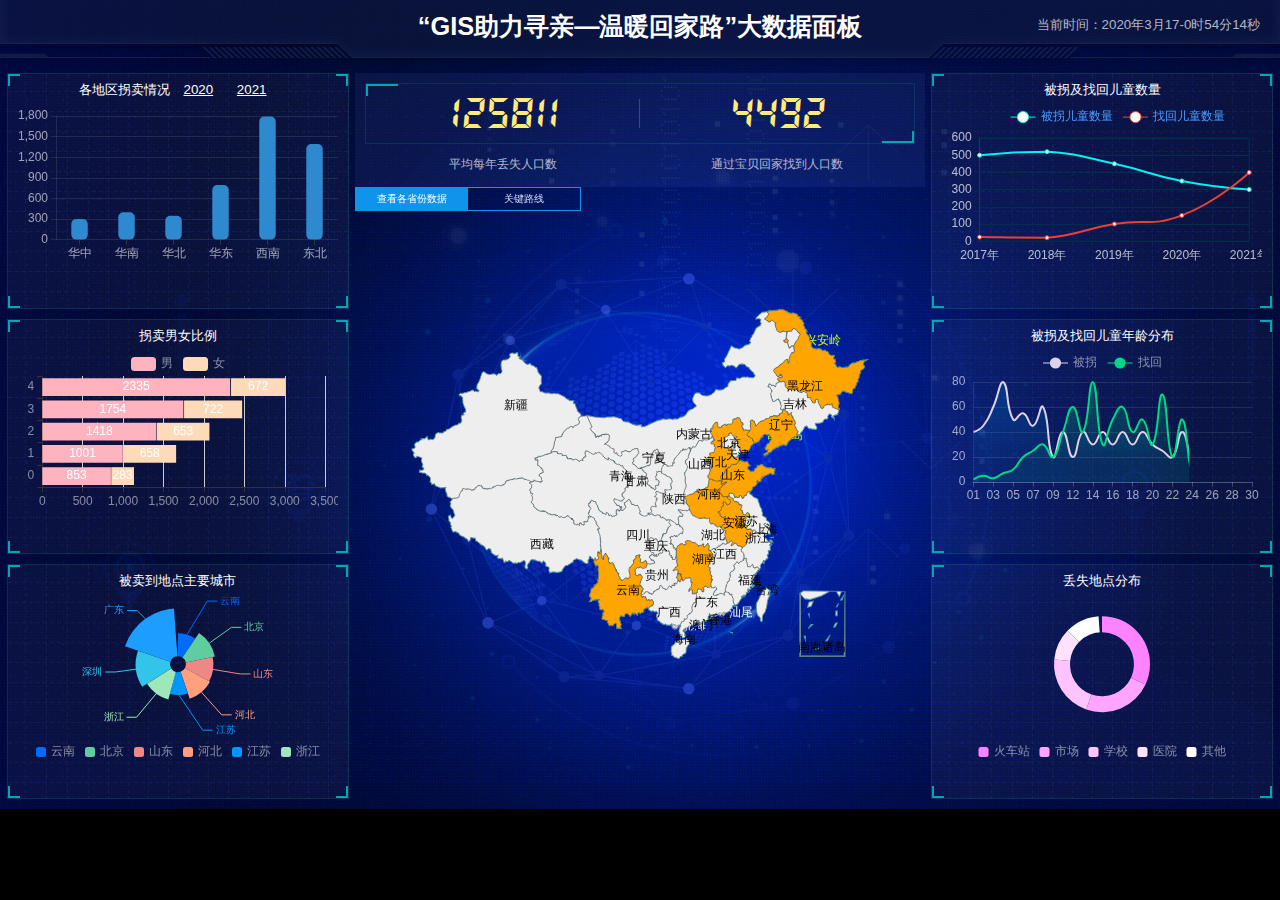
<file: web/pages/index.html>
<!DOCTYPE html>
<html lang="en">
  <head>
    <meta charset="UTF-8" />
    <meta name="viewport" content="width=device-width, initial-scale=1.0" />
    <title>Document</title>
    <link rel="stylesheet" href="css/index.css" />
  </head>

  <body>
    <header>
      <h1>“GIS助力寻亲—温暖回家路”大数据面板</h1>
      <div class="showTime">当前时间：2020年3月17-0时54分14秒</div>
      <script>
        var t = null;
        t = setTimeout(time, 1000); //開始运行
        function time() {
          clearTimeout(t); //清除定时器
          dt = new Date();
          var y = dt.getFullYear();
          var mt = dt.getMonth() + 1;
          var day = dt.getDate();
          var h = dt.getHours(); //获取时
          var m = dt.getMinutes(); //获取分
          var s = dt.getSeconds(); //获取秒
          document.querySelector(".showTime").innerHTML =
            "当前时间：" +
            y +
            "年" +
            mt +
            "月" +
            day +
            "-" +
            h +
            "时" +
            m +
            "分" +
            s +
            "秒";
          t = setTimeout(time, 1000); //设定定时器，循环运行
        }
      </script>
    </header>
    <section class="mainbox">
      <div class="column">
        <div class="panel bar">
          <h2>
            各地区拐卖情况 <a href="javascript:;">2020</a>
            <a href="javacript:;"> 2021</a>
          </h2>
          <div class="chart"></div>
          <div class="panel-footer"></div>
        </div>
        <div class="panel bar1">
          <h2>拐卖男女比例</h2>
          <div class="chart"></div>
          <div class="panel-footer"></div>
        </div>
        <div class="panel pie1">
          <h2>被卖到地点主要城市</h2>
          <div class="chart"></div>
          <div class="panel-footer"></div>
        </div>
        
      </div>
      <div class="column">
        <div class="no">
          <div class="no-hd">
            <ul>
              <li>125811</li>
              <li>4492</li>
            </ul>
          </div>
          <div class="no-bd">
            <ul>
              <li>平均每年丢失人口数</li>
              <li>通过宝贝回家找到人口数</li>
            </ul>
          </div>
        </div>
        <div class="select-box">
          <ul id="barType">
              <li class="active" data-value="1">查看各省份数据</li>
              <li data-value="2">关键路线</li>
          </ul>
        </div>
        
        <div class="map">
          <div class="chart"></div>
          <div class="click"></div>
          <div class="map1"></div>
          <div class="map2"></div>
          <div class="map3"></div>
        </div>
      </div>
      <div class="column">
        <div class="panel line">
          <h2>被拐及找回儿童数量</h2>
          <div class="chart"></div>
          <div class="panel-footer"></div>
        </div>
        <div class="panel line1">
          <h2>被拐及找回儿童年龄分布</h2>
          <div class="chart"></div>
          <div class="panel-footer"></div>
        </div>
        <div class="panel pie">
          <h2>丢失地点分布</h2>
          <div class="chart"></div>
          <div class="panel-footer"></div>
        </div>
      </div>
    </section>
    <script src="js/flexible.js"></script>
    <script src="js/jquery.js"></script>
    <script src="js/echarts.min.js"></script>
    <script src="js/index.js"></script>
    <script src="js/china.js"></script>
    <script src="js/myMap.js"></script>

  </body>
</html>
</file>
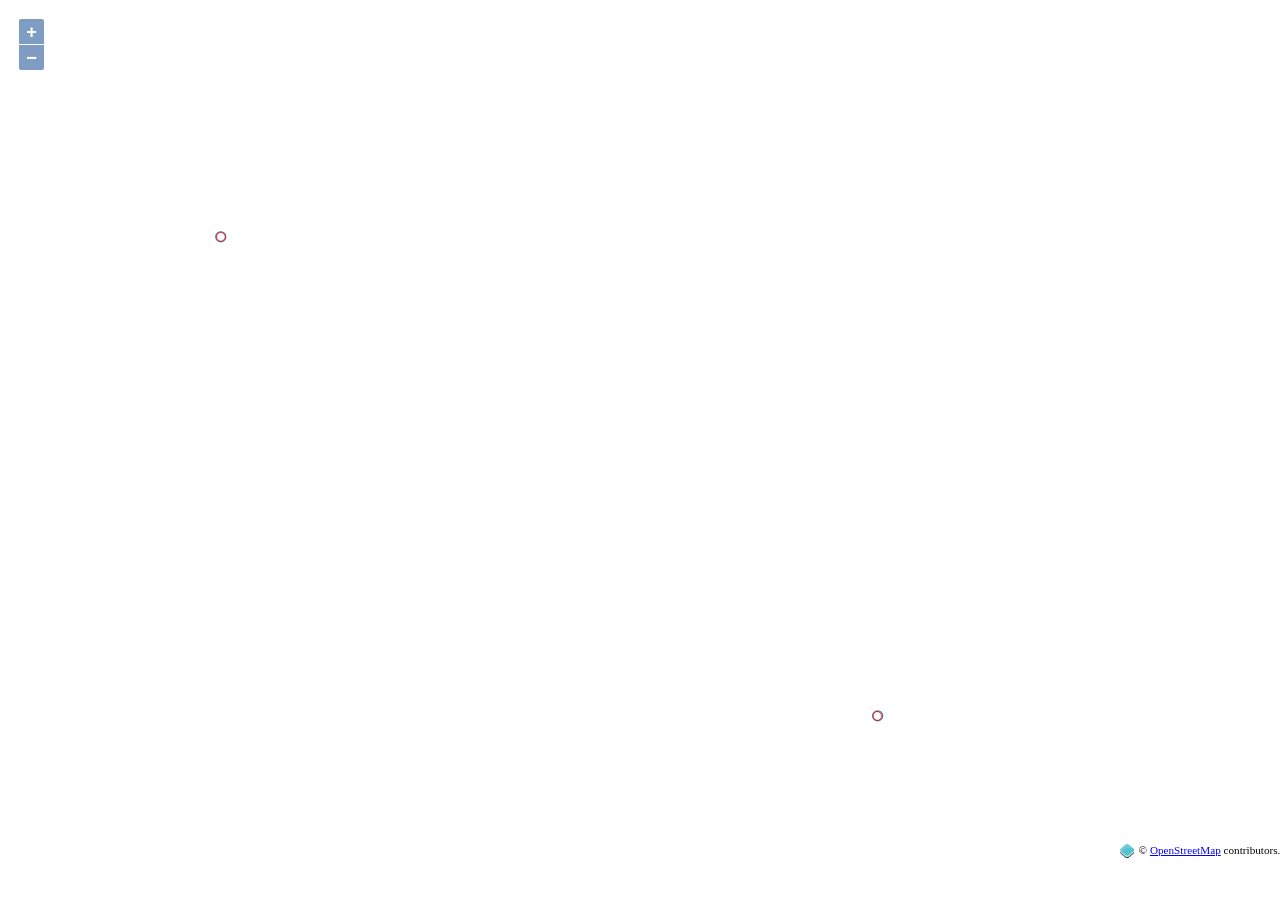
<file: web/pages/animate_test.html>
<!DOCTYPE HTML PUBLIC "-//W3C//DTD XHTML 1.0 Transitional//EN" "http://www.w3.org/TR/xhtml1/DTD/xhtml1-transitional.dtd">
<html xmlns="http://www.w3.org/1999/xhtml">
<head>
    <title>要素动画</title>
    <link href="../libs/lib/ol.css" rel="stylesheet" type="text/css" />
    <script src="../libs/lib/ol.js" type="text/javascript"></script>
</head>
<body>
<div id="mapCon" style="width: 100%; height: 95%; position: absolute;">
</div>
<script type="text/javascript">


    var map = new ol.Map({
        layers: [
            new ol.layer.Tile({
                source: new ol.source.OSM({
                    wrapX: false
                })
            })
        ],
        controls: ol.control.defaults({
            attributionOptions: ({
                collapsible: false
            })
        }),
        target: 'mapCon',
        view: new ol.View({
            center: [0, 0],
            zoom: 2
        })
    });

    var source = new ol.source.Vector({
        wrapX: false
    });
    var vector = new ol.layer.Vector({
        source: source
    });
    map.addLayer(vector);

    function addRandomFeature(coordinate, value) {
        var x = Math.random() * 360 - 180;
        var y = Math.random() * 180 - 90;
        var geom = new ol.geom.Point(ol.proj.transform([x, y], 'EPSG:4326', 'EPSG:3857'));
        var feature = new ol.Feature({
            geometry: geom,
            geometryOrProperties: {"value": value}
        });
        source.addFeature(feature);
    }

    function flash(feature, value) {
        var radius = 0;
        function animate(event) {
            var vectorContext = event.vectorContext;
            var flashGeom = feature.getGeometry().clone();
            radius +=0.1;
            radius = radius%value;
            var opacity = 1;

            var style = new ol.style.Style({
                image: new ol.style.Circle({
                    radius: radius,
                    snapToPixel: false,
                    stroke: new ol.style.Stroke({
                        color: 'rgba(255, 0, 0, ' + opacity + ')',
                        width: 1
                    })
                })
            });

            vectorContext.setStyle(style);
            vectorContext.drawGeometry(flashGeom);
            //继续postcompose动画
            map.render();
        }
        map.on('postcompose', animate);
    }

    source.on('addfeature', function (e) {
        flash(e.feature, e.feature.O.geometryOrProperties.value);
    });

    addRandomFeature([0,0], 10);
    addRandomFeature([0,0], 100);
</script>
</body>
</html>
</file>
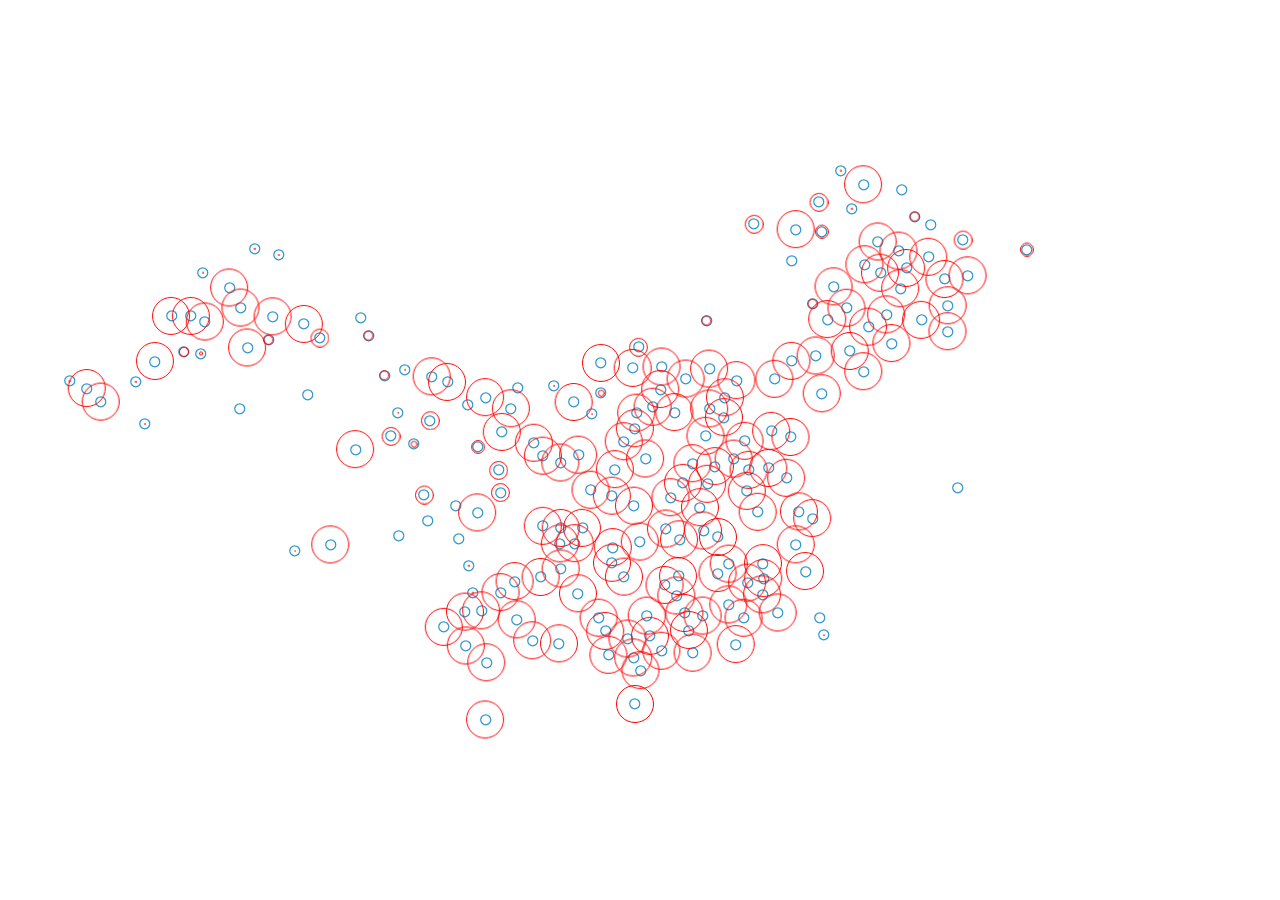
<file: web/pages/cluster_influence_map.html>
<!DOCTYPE html>
<html lang="en">
<head>
    <meta charset="UTF-8">
    <title>Title</title>
    <link href="../libs/lib/ol.css" rel="stylesheet" type="text/css"/>
    <link href="../libs/css/cluster_influence_map.css" rel="stylesheet" type="text/css"/>
    <script src="../libs/lib/ol.js" type="text/javascript"></script>
    <script src="../libs/js/map_utils.js" type="text/javascript"></script>
</head>
<body>
    <div id="mapCon"></div>
</body>
<script type="text/javascript">
    /**
     * 地图相关全局变量
     * */
    var zoom = 4.5;
    var center = [110.40623,35.529037];
    var view = new ol.View({
        //地图初始中心点
        center: center,
        //地图初始显示级别
        zoom: zoom,
        projection: new ol.proj.get('EPSG:4326'),
        minZoom: zoom
    });
    var map = createMap("mapCon", view);

    /**
     * 动画
     * */
    var source = new ol.source.Vector({
        wrapX: false
    });
    var vector = new ol.layer.Vector({
        source: source
    });
    map.addLayer(vector);

    function addRandomFeature(coordinate, value) {
        var geom = new ol.geom.Point(coordinate);
        var feature = new ol.Feature({
            geometry: geom,
            geometryOrProperties: {"value": value}
        });
        source.addFeature(feature);
    }

    function flash(feature, value) {
        var radius = 5;
        function animate(event) {
            var vectorContext = event.vectorContext;
            var flashGeom = feature.getGeometry().clone();
            radius += 0.25;
            radius = radius%value;
            var opacity = 1;

            var style = new ol.style.Style({
                image: new ol.style.Circle({
                    radius: radius,
                    snapToPixel: false,
                    stroke: new ol.style.Stroke({
                        color: 'rgba(255, 0, 0, ' + opacity + ')',
                        width: 1
                    })
                })
            });

            vectorContext.setStyle(style);
            vectorContext.drawGeometry(flashGeom);
            //继续postcompose动画
            map.render();
        }
        map.on('postcompose', animate);
    }

    source.on('addfeature', function (e) {
        flash(e.feature, e.feature.O.geometryOrProperties.value);
    });

    var dateMap = [
        {coordinate:[113.6736079,22.93446915],num:1976},
        {coordinate:[106.5504289,26.62438862],num:2440},
        {coordinate:[104.3640877,30.81805605],num:1296},
        {coordinate:[106.3497025,29.73897966],num:833},
        {coordinate:[114.3230316,30.52682532],num:809},
        {coordinate:[105.4265595,29.72628541],num:542},
        {coordinate:[106.8025297,30.6906173],num:947},
        {coordinate:[121.1097131,31.29869451],num:683},
        {coordinate:[113.6635217,34.70661444],num:905},
        {coordinate:[105.4787742,30.68702786],num:553},
        {coordinate:[108.8417025,34.33684338],num:786},
        {coordinate:[118.9631677,25.43071721],num:814},
        {coordinate:[117.7182198,31.68839718],num:972},
        {coordinate:[120.2829187,31.71300288],num:652},
        {coordinate:[117.1548619,34.29726154],num:392},
        {coordinate:[114.4758459,36.41335426],num:593},
        {coordinate:[105.4745571,28.16480109],num:723},
        {coordinate:[116.3992937,39.87085645],num:620},
        {coordinate:[116.3550257,23.46831258],num:588},
        {coordinate:[114.5757688,33.43007053],num:416},
        {coordinate:[102.7406495,25.00404536],num:542},
        {coordinate:[115.9211521,28.47126699],num:417},
        {coordinate:[111.930931,27.14591034],num:369},
        {coordinate:[117.0413538,32.98933734],num:491},
        {coordinate:[120.0849474,29.66400388],num:506},
        {coordinate:[115.0617454,34.5252592],num:290},
        {coordinate:[112.3009823,32.59490914],num:402},
        {coordinate:[116.2263068,34.99395282],num:273},
        {coordinate:[112.7683858,27.70091329],num:332},
        {coordinate:[113.0717347,33.48614845],num:285},
        {coordinate:[110.4352422,21.84827784],num:330},
        {coordinate:[115.2516046,30.12417599],num:352},
        {coordinate:[112.6640334,26.48711175],num:240},
        {coordinate:[118.3794563,34.41286932],num:271},
        {coordinate:[114.7025904,38.1085553],num:266},
        {coordinate:[109.9854768,22.63865807],num:224},
        {coordinate:[116.9032001,36.10228098],num:299},
        {coordinate:[120.6620308,28.00639474],num:369},
        {coordinate:[104.2272176,27.63890519],num:532},
        {coordinate:[110.7234942,35.00137691],num:403},
        {coordinate:[119.4926055,33.80344311],num:285},
        {coordinate:[112.8330792,29.97637434],num:254},
        {coordinate:[115.6814508,38.80449617],num:205},
        {coordinate:[112.0146442,30.64999441],num:221},
        {coordinate:[117.995289,26.55826551],num:197},
        {coordinate:[109.6256893,23.81165504],num:172},
        {coordinate:[108.4415941,22.80083567],num:239},
        {coordinate:[115.2255003,27.88141195],num:205},
        {coordinate:[115.6242527,37.56911765],num:191},
        {coordinate:[118.5592429,36.72106183],num:211},
        {coordinate:[114.1335618,31.97420992],num:220},
        {coordinate:[113.1628496,25.40146897],num:127},
        {coordinate:[109.4092586,27.65999704],num:222},
        {coordinate:[112.5397138,37.88433465],num:226},
        {coordinate:[110.8232962,25.23609481],num:178},
        {coordinate:[119.7569765,36.33954759],num:196},
        {coordinate:[103.8086568,35.98034474],num:163},
        {coordinate:[123.4381008,41.68514621],num:177},
        {coordinate:[125.7028528,43.95607349],num:172},
        {coordinate:[114.2968942,25.24251667],num:133},
        {coordinate:[108.6578998,32.68985302],num:178},
        {coordinate:[118.0636573,27.56977743],num:77},
        {coordinate:[111.022834,23.9776693],num:117},
        {coordinate:[113.444749,24.34211543],num:111},
        {coordinate:[118.0497509,28.49846643],num:223},
        {coordinate:[126.5740747,45.58130569],num:144},
        {coordinate:[111.7317456,23.05629581],num:140},
        {coordinate:[113.2407045,39.97245716],num:146},
        {coordinate:[107.3303925,33.06115942],num:212},
        {coordinate:[87.57188381,43.8347073],num:127},
        {coordinate:[108.7128883,29.49338862],num:267},
        {coordinate:[115.8952917,25.9313849],num:112},
        {coordinate:[103.7061706,23.70451972],num:157},
        {coordinate:[106.2842315,38.51450301],num:152},
        {coordinate:[108.6660135,28.51805482],num:121},
        {coordinate:[102.612092,27.38159864],num:134},
        {coordinate:[117.0619321,27.28822062],num:112},
        {coordinate:[110.0924935,19.74672418],num:120},
        {coordinate:[105.4565313,34.75484593],num:81},
        {coordinate:[116.8390516,25.10746685],num:120},
        {coordinate:[104.368882,35.17644743],num:59},
        {coordinate:[118.7594423,39.95327004],num:125},
        {coordinate:[101.8144863,36.65269479],num:84},
        {coordinate:[101.7379169,26.6941232],num:74},
        {coordinate:[108.2443066,24.28769626],num:65},
        {coordinate:[130.7617929,46.38462675],num:131},
        {coordinate:[106.5639248,35.24071908],num:147},
        {coordinate:[121.3213809,41.40319536],num:66},
        {coordinate:[110.0305837,32.06903452],num:199},
        {coordinate:[126.0293506,42.17132568],num:81},
        {coordinate:[124.5798989,43.19577283],num:57},
        {coordinate:[121.7014045,39.05578289],num:103},
        {coordinate:[109.9506989,40.62953434],num:58},
        {coordinate:[111.6633022,39.31646016],num:49},
        {coordinate:[105.3711775,23.51364464],num:136},
        {coordinate:[107.831767,25.10905467],num:64},
        {coordinate:[124.3516132,47.06981496],num:51},
        {coordinate:[114.7004666,40.58816666],num:55},
        {coordinate:[111.7450252,40.71834039],num:45},
        {coordinate:[125.3254595,46.55150461],num:51},
        {coordinate:[110.3912792,29.84131911],num:86},
        {coordinate:[129.5272165,44.52370706],num:46},
        {coordinate:[111.1877226,38.21790946],num:31},
        {coordinate:[119.8171183,41.06897874],num:65},
        {coordinate:[85.5760242,44.38237426],num:38},
        {coordinate:[126.9477475,46.84303301],num:31},
        {coordinate:[102.3800335,38.12242789],num:38},
        {coordinate:[80.25928262,41.05678613],num:43},
        {coordinate:[110.1722257,37.85165996],num:25},
        {coordinate:[109.3961402,36.0743878],num:42},
        {coordinate:[85.98872675,41.90026069],num:34},
        {coordinate:[100.533948,25.56251265],num:37},
        {coordinate:[126.4682798,47.92153598],num:22},
        {coordinate:[110.0838419,36.88333926],num:27},
        {coordinate:[99.52853777,25.48610219],num:15},
        {coordinate:[99.57824268,23.38219889],num:24},
        {coordinate:[81.26027695,43.86363653],num:24},
        {coordinate:[100.853228,22.33596759],num:24},
        {coordinate:[100.778986,18.78377797],num:19},
        {coordinate:[128.3209921,47.53589917],num:23},
        {coordinate:[89.51514067,43.36680088],num:18},
        {coordinate:[82.4929697,43.86263504],num:16},
        {coordinate:[125.1749262,48.48988459],num:18},
        {coordinate:[98.41180274,39.75961042],num:14},
        {coordinate:[124.2819601,40.42638536],num:18},
        {coordinate:[97.45945805,40.10748238],num:11},
        {coordinate:[107.9803358,40.94300909],num:17},
        {coordinate:[127.8740933,43.61842629],num:24},
        {coordinate:[84.87382462,45.62847489],num:14},
        {coordinate:[120.0814348,49.25587352],num:14},
        {coordinate:[122.4335411,45.69929796],num:17},
        {coordinate:[129.5161512,42.9120338],num:16},
        {coordinate:[124.2727691,52.04254896],num:14},
        {coordinate:[76.01906074,39.37862455],num:11},
        {coordinate:[129.3275106,46.16002586],num:16},
        {coordinate:[122.0405029,43.66435341],num:12},
        {coordinate:[100.7777241,38.81297504],num:10},
        {coordinate:[92.70166675,35.58097229],num:10},
        {coordinate:[98.21032977,24.53910483],num:10},
        {coordinate:[83.35835542,43.51569815],num:10},
        {coordinate:[91.15699177,29.66161809],num:9},
        {coordinate:[76.89210044,38.5377552],num:9},
        {coordinate:[83.22228102,46.5799345],num:8},
        {coordinate:[87.9199577,47.66711026],num:8},
        {coordinate:[99.97329558,26.69052106],num:8},
        {coordinate:[83.12038981,41.53116037],num:7},
        {coordinate:[123.5235912,50.55447383],num:8},
        {coordinate:[96.33439247,35.92467648],num:6},
        {coordinate:[93.52487264,42.63920536],num:5},
        {coordinate:[87.3069861,42.3790345],num:5},
        {coordinate:[114.525898,43.57929098],num:5},
        {coordinate:[94.51282663,40.17609671],num:5},
        {coordinate:[82.06441594,41.63508167],num:5},
        {coordinate:[123.2390828,44.37307944],num:9},
        {coordinate:[100.3163456,35.75132716],num:4},
        {coordinate:[127.4763585,50.0403531],num:5},
        {coordinate:[117.4726133,49.58718333],num:3},
        {coordinate:[94.90707144,36.40608608],num:3},
        {coordinate:[101.593864,34.29116716],num:3},
        {coordinate:[90.48729481,42.51401637],num:3},
        {coordinate:[121.1233764,44.62209453],num:5},
        {coordinate:[96.98136841,32.76146791],num:3},
        {coordinate:[97.35046289,37.37540246],num:3},
        {coordinate:[121.5006348,50.95182945],num:3},
        {coordinate:[88.95606277,29.26816003],num:2},
        {coordinate:[79.61540117,37.16047485],num:2},
        {coordinate:[121.7967051,24.03548636],num:2},
        {coordinate:[105.0382468,39.5478064],num:2},
        {coordinate:[95.78203439,40.54470276],num:2},
        {coordinate:[122.8515752,52.9256882],num:2},
        {coordinate:[79.02878018,39.80037588],num:2},
        {coordinate:[74.92154405,39.8345794],num:2},
        {coordinate:[95.36239626,37.8609342],num:2},
        {coordinate:[121.683201,49.1287305],num:4},
        {coordinate:[86.42081178,48.06247873],num:2},
        {coordinate:[119.8292492,47.29482772],num:1},
        {coordinate:[95.39448923,30.20780685],num:1},
        {coordinate:[99.72552719,28.36797847],num:2},
        {coordinate:[100.2850158,31.64964358],num:12},
        {coordinate:[107.96919,39.09182],num:6},
        {coordinate:[126.6618639,51.74155727],num:1},
        {coordinate:[99.11541273,30.01468196],num:1},
        {coordinate:[7.313090005,46.14867005],num:1},
        {coordinate:[85.50636564,38.10070942],num:1},
        {coordinate:[93.02926275,43.75611831],num:1},
        {coordinate:[107.40002,37.779865],num:2},
        {coordinate:[134.4257829,48.01708094],num:4},
        {coordinate:[110.2861887,41.94350715],num:3},
        {coordinate:[101.7069372,32.91119105],num:3},
        {coordinate:[98.96748095,32.05940855],num:1},
        {coordinate:[128.47816,49.566715],num:1},
        {coordinate:[89.76277231,38.97384409],num:1},
        {coordinate:[130.45941,48.604992],num:3},
        {coordinate:[99.71126292,38.32794894],num:1},
        {coordinate:[102.786885,39.4285965],num:1},
        {coordinate:[97.18558158,31.14057563],num:1},
        {coordinate:[130.1593674,33.21602678],num:1},
        {coordinate:[121.536887,25.13437758],num:1}
    ];

    /*map.getView().on('change:resolution', function () {
        for (var i=0;i<dateMap.length;i++) {
            addRandomFeature(dateMap[i].coordinate, dateMap[i].num/1976*60*(map.getView().getZoom()/4.5));
        }
    });*/

    for (var i=0;i<dateMap.length;i++) {
        var value = dateMap[i].num;
        var radius = Math.log10(value)*20;
        console.log(radius);
        addRandomFeature(dateMap[i].coordinate, radius);
    }
</script>
</html>
</file>
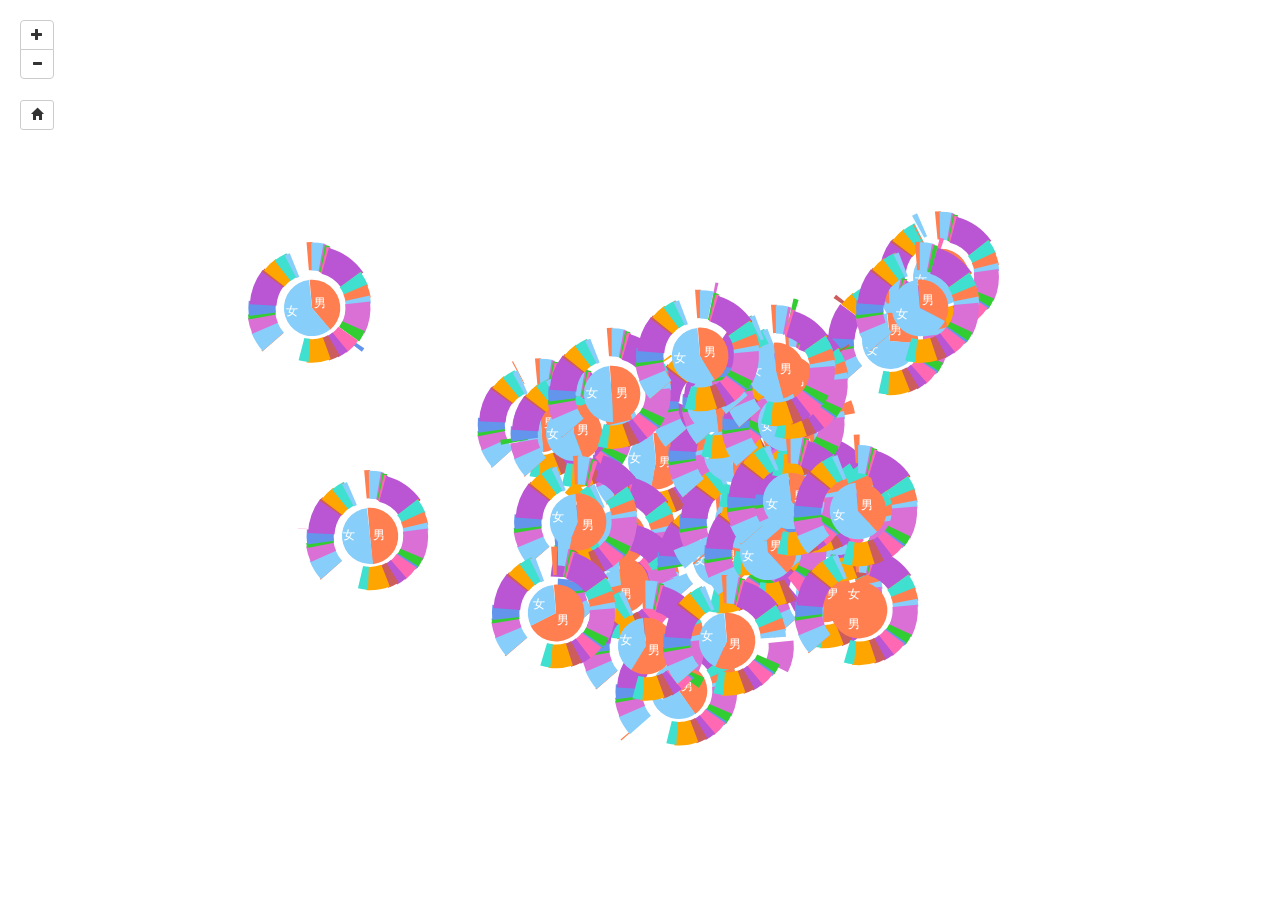
<file: web/pages/each_province_pie.html>
<!DOCTYPE html>
<html lang="en">
<head>
    <meta charset="UTF-8">
    <title>Title</title>
    <link href="../libs/lib/bootstrap.min.css" rel="stylesheet" type="text/css"/>
    <script src="../libs/lib/jquery-1.11.2.min.js" type="text/javascript"></script>
    <script src="../libs/lib/bootstrap.min.js" type="text/javascript"></script>
    <script src="../libs/lib/ol-debug.js" type="text/javascript"></script>
    <script src="../libs/lib/echarts-all.js" type="text/javascript"></script>
    <script src="../libs/js/map_utils.js" type="text/javascript"></script>
    <style type="text/css">
        body {
            margin: 0;
        }

        #mapCon {
            width: 100%;
            height: 100%;
            position: absolute;
        }

        #mapCon .ol-zoom {
            display: none;
        }

        #mapCon .ol-attribution {
            display: none;
        }

        /*缩放按钮*/
        .zoomBtn {
            position: absolute;
            left: 20px;
            top: 20px;
        }

        /*复原按钮*/
        .backBtn {
            position: absolute;
            left: 20px;
            top: 100px;
        }

    </style>
</head>
<body onload="init()">
    <div id="mapCon"></div>
    <!-- 缩放按钮 -->
    <div class="btn-group-vertical btn-group-sm zoomBtn" role="group" aria-label="...">
        <button type="button" class="btn btn-default">
            <span class="glyphicon glyphicon-plus" onclick="zoomIn(map)"></span>
        </button>
        <button type="button" class="btn btn-default">
            <span class="glyphicon glyphicon-minus" onclick="zoomOut(map)"></span>
        </button>
    </div>
    <!-- 复原按钮 -->
    <div class="btn-group-sm backBtn">
        <button type="button" class="btn btn-default restoreBtn" aria-label="Left Align" onclick="restore(map, center, zoom)">
            <span class="glyphicon glyphicon-home" aria-hidden="true"></span>
        </button>
    </div>
    <!-- 时间轴 -->
    <iframe width="500px" height="550px" class="share_self"  frameborder="0" scrolling="no" src="http://widget.weibo.com/weiboshow/index.php?language=&width=0&height=550&fansRow=2&ptype=1&speed=0&skin=1&isTitle=1&noborder=1&isWeibo=1&isFans=1&uid=3022845861&verifier=b6ff587c&dpc=1"></iframe>
</body>
<script type="text/javascript">
    $(function(){

        //首页大事记
        $('.course_nr2 li').hover(function(){
            $(this).find('.shiji').slideDown(600);
        },function(){
            $(this).find('.shiji').slideUp(400);
        });

    });
    /**
     * 创建地图
     * */
    var map;
    var zoom = 4.5;
    var center = [110.40623,32.529037];
    var view = new ol.View({
        //地图初始中心点
        center: center,
        //地图初始显示级别
        zoom: zoom,
        projection: new ol.proj.get('EPSG:4326')
    });

    var chartThemeDiv = "echartDiv";

    function init() {
        map = createMap("mapCon", view);
        $("#mapCon").append('<div id="' + chartThemeDiv + '"></div>');
        addPopup();
    }

    /**
     * 数据
     * */
    var data = [
        {name:'上海',value:490,boy:194,girl:296,geo:[121.4788,31.2303]},
        {name:'云南',value:1139,boy:784,girl:355,geo:[102.714601,24.882]},
        {name:'内蒙古',value:262,boy:112,girl:150,geo:[111.660351,40.828319]},
        {name:'北京',value:440,boy:208,girl:232,geo:[116.395645,39.929986]},
        {name:'台湾',value:2,boy:2,girl:0,geo:[121.5,25.05]},
        {name:'吉林',value:380,boy:130,girl:250,geo:[125.3222,43.816]},
        {name:'四川',value:3749,boy:2166,girl:1583,geo:[104.0648,30.57]},
        {name:'天津',value:161,boy:73,girl:88,geo:[117.210813,39.14393]},
        {name:'宁夏',value:153,boy:78,girl:75,geo:[106.206479,38.502621]},
        {name:'安徽',value:1463,boy:601,girl:862,geo:[117.282699,31.866942]},
        {name:'山东',value:1230,boy:504,girl:726,geo:[117.024967,36.682785]},
        {name:'山西',value:744,boy:369,girl:375,geo:[112.550864,37.890277]},
        {name:'广东',value:3054,boy:1784,girl:1270,geo:[113.30765,23.120049]},
        {name:'广西',value:1088,boy:657,girl:431,geo:[108.297234,22.806493]},
        {name:'新疆',value:397,boy:160,girl:237,geo:[87.564988,43.84038]},
        {name:'江苏',value:1620,boy:547,girl:1073,geo:[118.778074,32.057236]},
        {name:'江西',value:1118,boy:445,girl:673,geo:[115.893528,28.689578]},
        {name:'河北',value:1163,boy:549,girl:614,geo:[114.522082,38.048958]},
        {name:'河南',value:2452,boy:1236,girl:1216,geo:[113.649644,34.75661]},
        {name:'浙江',value:1025,boy:295,girl:730,geo:[120.219375,30.259244]},
        {name:'海南',value:115,boy:48,girl:67,geo:[110.330802,20.022071]},
        {name:'湖北',value:1806,boy:782,girl:1024,geo:[114.3162,30.581084]},
        {name:'湖南',value:1358,boy:627,girl:731,geo:[112.979353,28.213478]},
        {name:'甘肃',value:428,boy:197,girl:231,geo:[103.823305,36.064226]},
        {name:'福建',value:1294,boy:678,girl:616,geo:[119.330221,26.047125]},
        {name:'西藏',value:14,boy:7,girl:7,geo:[91.111891,29.662557]},
        {name:'贵州',value:3223,boy:2359,girl:864,geo:[106.709177,26.629907]},
        {name:'辽宁',value:373,boy:104,girl:269,geo:[123.432791,41.808645]},
        {name:'重庆',value:1474,boy:743,girl:731,geo:[106.55,29.5647]},
        {name:'陕西',value:1272,boy:694,girl:578,geo:[108.939,34.342]},
        {name:'青海',value:113,boy:57,girl:56,geo:[101.767921,36.640739]},
        {name:'黑龙江',value:518,boy:213,girl:305,geo:[126.657717,45.773225]}
    ];

    //添加标注
    function addPopup() {
        //循环给每一个图表创建并添加div，以及设置他们的位置
        for (var i = 0; i < data.length; i++) {
            //动态的创建一个id
            var id = "chart" + i;
            //创建用来承载图表的div，注意：这里div的大小直接决定图表的大小
            var content = '<div id="' + id + '" style="position: absolute;width:200px;height:200px"></div>';
            //将创建好的div添加到其父div中
            $("#" + this.chartThemeDiv).append(content);
            //取出每一个位置坐标
            var lnglat = data[i].geo;
            //创建一个ol.Overlay的对象用来承载每一个div
            var chart = new ol.Overlay({
                //设置位置
                position: lnglat,
                //设置居中显示
                positioning: 'center-center',
                offset: [-60, -60],
                stopEvent: false,
                //设置需要承载的div的id
                element: document.getElementById(id)
            });
            //将该对象添加到地图容器中
            map.addOverlay(chart);
            createTheme(i);
        }
    }

    /**
     * 创建统计图表
     * */
    function createTheme(chartID) {
        // 基于准备好的dom，初始化echarts实例
        var myChart = echarts.init(document.getElementById("chart"+chartID));
        var option = {
            tooltip : {
                position: [200, -400],
                trigger: 'item',
                formatter: "{a} <br/>{b} : {c} ({d}%)"
            },
            calculable : false,
            series : [
                {
                    name: data[chartID].name+'省人数',
                    type:'pie',
                    selectedMode: 'single',
                    radius : [0, 30],
                    itemStyle : {
                        normal : {
                            label : {
                                position : 'inner'
                            },
                            labelLine : {
                                show : false
                            }
                        }
                    },
                    data:[
                        {value:data[chartID].boy, name:'男'},
                        {value:data[chartID].girl, name:'女'}
                    ]
                },
                {
                    name:'各省总人数',
                    type:'pie',
                    radius : [40, 70],
                    itemStyle : {
                        normal : {
                            label : {
                                show : false
                            },
                            labelLine : {
                                show : false
                            }
                        }
                    },
                    data: getData(chartID)
                }
            ]
        };
        // 使用刚指定的配置项和数据显示图表。
        myChart.setOption(option);
    }

    /**
     * 获取每个省份的数据
     * */
    function getData(id) {
        var each = [];
        for (var i=0;i<data.length;i++) {
            var temp = {};
            temp.name = data[i].name;
            temp.value = data[i].value;
            if (i==id) {
                temp.selected = true;
            }
            each.push(temp)
        }
        return each;
    }
</script>
</html>
</file>
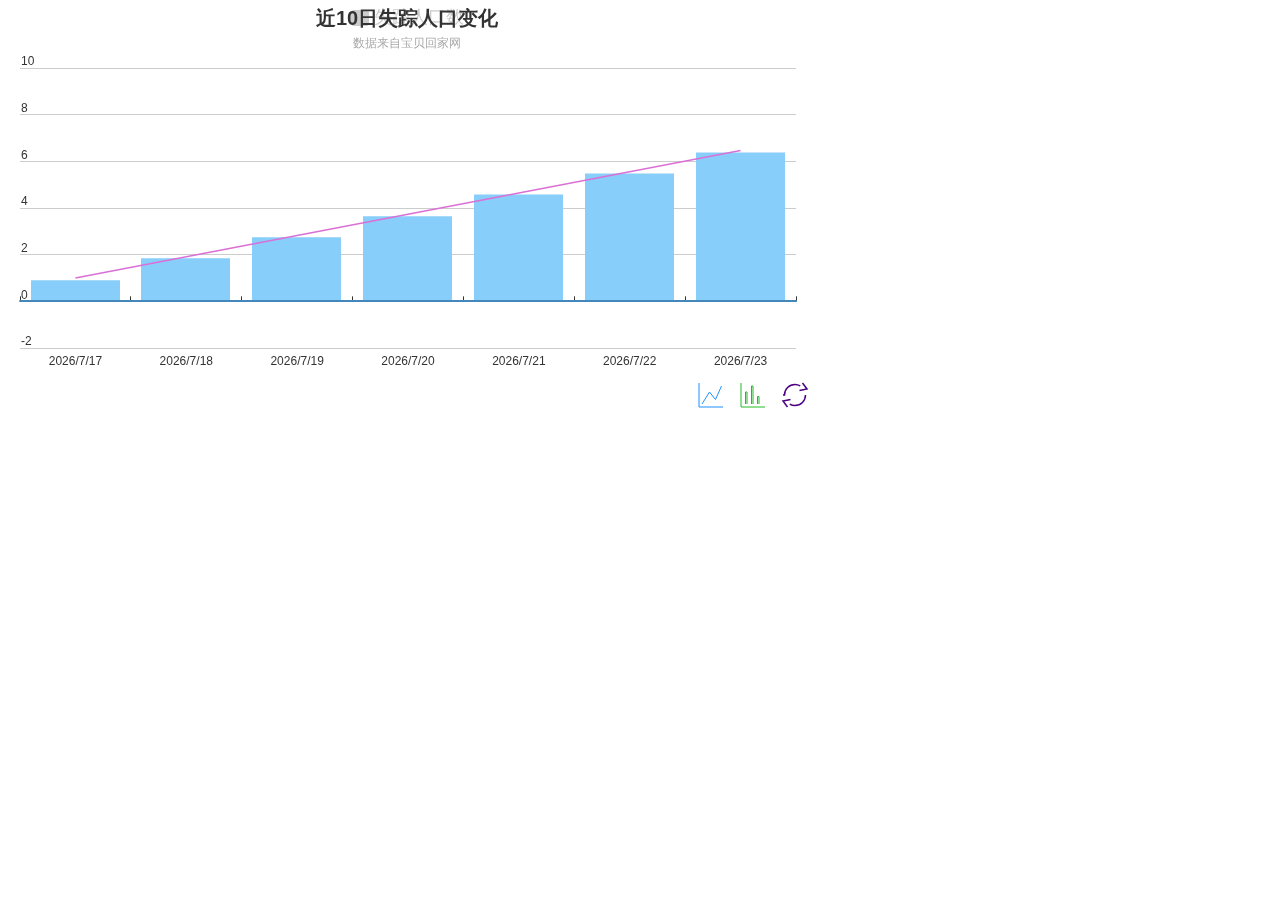
<file: web/pages/echart.html>
<!DOCTYPE html>
<head>
    <meta charset="utf-8">
    <title>ECharts</title>
</head>
<body>
<!-- 为ECharts准备一个具备大小（宽高）的Dom -->
<div id="main" style="height:400px; width: 800px"></div>
<!-- ECharts单文件引入 -->
<script src="../libs/lib/echarts-all.js" type="text/javascript"></script>
<script type="text/javascript">
    // 基于准备好的dom，初始化echarts图表
    var myChart = echarts.init(document.getElementById('main'));

    var dataMap = {
        boy: {
            '2007': [2, 2, 1, 12, 7, 0, 1, 4, 1, 2, 0, 1, 7, 3, 8, 19, 3, 14, 4, 5, 16, 8, 4, 29, 13, 28, 17, 11, 3, 2],
            '2008': [5, 0, 3, 11, 13, 3, 4, 3, 4, 1, 2, 9, 2, 10, 3, 6, 8, 10, 11, 15, 9, 10, 44, 0, 16, 20, 14, 8, 8, 0],
            '2009': [2, 1, 2, 5, 6, 4, 3, 3, 0, 1, 1, 5, 9, 5, 4, 2, 7, 6, 3, 21, 9, 10, 23, 3, 22, 18, 19, 11, 5, 0],
            '2010': [3, 0, 4, 5, 9, 1, 0, 2, 4, 2, 1, 0, 10, 7, 8, 3, 3, 11, 9, 8, 22, 9, 7, 28, 0, 22, 21, 8, 11, 3, 0],
            '2011': [1, 2, 2, 8, 5, 2, 1, 4, 1, 4, 3, 7, 5, 6, 7, 7, 2, 9, 9, 20, 5, 12, 36, 19, 10, 10, 14, 3, 2],
            '2012': [2, 4, 3, 4, 9, 2, 3, 1, 0, 3, 10, 3, 9, 6, 4, 3, 9, 6, 10, 16, 8, 24, 16, 11, 6, 11, 1],
            '2013': [9, 0, 1, 5, 8, 1, 2, 4, 2, 0, 2, 7, 2, 5, 11, 5, 7, 14, 3, 25, 5, 15, 32, 20, 13, 10, 7, 1, 0],
            '2014': [5, 9, 10, 22, 0, 1, 0, 3, 1, 0, 9, 9, 13, 11, 5, 8, 16, 6, 16, 10, 14, 39, 1, 20, 13, 4, 3, 10, 3],
            '2015': [7, 0, 3, 6, 13, 2, 1, 2, 0, 1, 0, 9, 7, 6, 11, 4, 12, 13, 9, 23, 13, 9, 43, 0, 22, 18, 8, 15, 0, 0],
            '2016': [5, 6, 3, 17, 26, 2, 2, 0, 3, 2, 2, 3, 19, 15, 23, 9, 20, 10, 20, 17, 51, 16, 35, 88, 1, 72, 33, 15, 14, 12, 0],
            '2017': [4, 1, 6, 18, 10, 3, 1, 0, 2, 0, 1, 21, 4, 11, 3, 19, 9, 14, 10, 29, 16, 18, 40, 0, 43, 34, 12, 11, 3, 0]
        },
        girl: {
            '2007': [4, 0, 5, 5, 3, 0, 1, 5, 1, 2, 3, 6, 6, 11, 7, 11, 8, 9, 4, 5, 19, 8, 5, 21, 9, 11, 6, 5, 7, 2],
            '2008': [3, 3, 3, 4, 8, 2, 3, 2, 4, 4, 3, 5, 10, 7, 5, 1, 3, 7, 5, 16, 3, 5, 28, 0, 16, 10, 11, 4, 3, 0],
            '2009': [2, 1, 1, 6, 4, 1, 1, 4, 0, 1, 3, 5, 7, 5, 10, 6, 7, 6, 5, 17, 3, 6, 18, 0, 12, 12, 12, 7, 3, 0],
            '2010': [1, 2, 2, 5, 6, 2, 0, 2, 6, 2, 1, 0, 10, 3, 4, 3, 6, 6, 10, 8, 11, 5, 9, 20, 0, 6, 8, 8, 3, 5, 0],
            '2011': [5, 1, 2, 2, 7, 3, 1, 5, 1, 0, 5, 14, 5, 9, 4, 4, 8, 5, 7, 10, 5, 6, 14, 9, 8, 4, 7, 5, 2],
            '2012': [4, 0, 0, 9, 3, 1, 0, 1, 0, 7, 4, 7, 10, 7, 4, 9, 2, 13, 14, 9, 9, 16, 13, 13, 6, 2, 1],
            '2013': [2, 0, 2, 7, 7, 4, 3, 5, 8, 0, 3, 10, 5, 13, 13, 9, 7, 4, 11, 16, 9, 13, 31, 11, 12, 8, 8, 4, 0],
            '2014': [0, 2, 4, 7, 0, 2, 0, 4, 2, 8, 7, 7, 11, 13, 3, 6, 8, 10, 14, 9, 11, 32, 1, 14, 20, 3, 8, 8, 3],
            '2015': [4, 0, 1, 5, 10, 0, 1, 1, 0, 4, 2, 10, 3, 9, 6, 9, 5, 8, 8, 21, 7, 18, 29, 0, 13, 13, 12, 5, 5, 0],
            '2016': [6, 2, 8, 15, 20, 6, 0, 0, 6, 5, 4, 2, 17, 7, 15, 22, 23, 14, 30, 27, 43, 23, 33, 72, 3, 52, 32, 14, 10, 8, 0],
            '2017': [6, 1, 1, 12, 6, 2, 2, 0, 2, 0, 4, 10, 1, 12, 7, 13, 12, 10, 6, 22, 12, 13, 27, 0, 39, 20, 14, 7, 5, 0]
        }
    };

    var option = {
        timeline:{
            data:[
                '2008-01-01','2009-01-01','2010-01-01','2011-01-01','2012-01-01',
                '2013-01-01','2014-01-01','2015-01-01','2016-01-01','2017-01-01'
            ],
            label : {
                formatter : function(s) {
                    return s.slice(0, 4);
                }
            },
            autoPlay : true,
            playInterval : 1000
        },
        options:[
            {
                title : {
                    'text':'2008年全国各省直辖市失踪人员统计',
                    'subtext':'数据来自宝贝回家网'
                },
                tooltip : {'trigger':'axis'},
                legend : {
                    x:'right',
                    'data':['男','女'],
                    'selected':{
                        '男':true,
                        '女':true
                    }
                },
                toolbox : {
                    'show':true,
                    orient : 'vertical',
                    x: 'right',
                    y: 'center',
                    'feature':{
                        'mark':{'show':true},
                        'dataView':{'show':true,'readOnly':false},
                        'magicType':{'show':true,'type':['line','bar','stack','tiled']},
                        'restore':{'show':true},
                        'saveAsImage':{'show':true}
                    }
                },
                calculable : true,
                grid : {'y':80,'y2':100},
                xAxis : [{
                    'type':'category',
                    'axisLabel':{'interval':0},
                    'data':[
                        '北京','\n天津','上海','\n重庆','广西','\n内蒙古','西藏','\n宁夏',
                        '新疆','\n辽宁','吉林','\n黑龙江','河北','\n山西','江苏','\n浙江',
                        '安徽','\n福建','江西','\n山东','河南','\n湖北','湖南','\n广东',
                        '四川','\n贵州','云南','\n陕西','甘肃','\n青海'
                    ]
                }],
                yAxis : [
                    {
                        'type':'value',
                        'name':'人数',
                        'max':20
                    }
                ],
                series : [
                    {
                        'name':'男',
                        'type':'bar',
                        'markLine':{
                            symbol : ['arrow','none'],
                            symbolSize : [4, 2],
                            itemStyle : {
                                normal: {
                                    lineStyle: {color:'orange'},
                                    barBorderColor:'orange',
                                    label:{
                                        position:'left',
                                        formatter:function(params){
                                            return Math.round(params.value);
                                        },
                                        textStyle:{color:'orange'}
                                    }
                                }
                            },
                            'data':[{'type':'average','name':'平均值'}]
                        },
                        'data': dataMap.boy['2008']
                    },
                    {
                        'name':'女','yAxisIndex':1,'type':'bar',
                        'data': dataMap.girl['2008']
                    }
                ]
            },
            {
                title : {'text':'2009年全国各省直辖市失踪人员统计'},
                series : [
                    {'data': dataMap.boy['2009']},
                    {'data': dataMap.girl['2009']}
                ]
            },
            {
                title : {'text':'2010年全国各省直辖市失踪人员统计'},
                series : [
                    {'data': dataMap.boy['2010']},
                    {'data': dataMap.girl['2010']}
                ]
            },
            {
                title : {'text':'2011年全国各省直辖市失踪人员统计'},
                series : [
                    {'data': dataMap.boy['2011']},
                    {'data': dataMap.girl['2011']}
                ]
            },
            {
                title : {'text':'2012年全国各省直辖市失踪人员统计'},
                series : [
                    {'data': dataMap.boy['2012']},
                    {'data': dataMap.girl['2012']}
                ]
            },
            {
                title : {'text':'2013年全国各省直辖市失踪人员统计'},
                series : [
                    {'data': dataMap.boy['2013']},
                    {'data': dataMap.girl['2013']}
                ]
            },
            {
                title : {'text':'2014年全国各省直辖市失踪人员统计'},
                series : [
                    {'data': dataMap.boy['2014']},
                    {'data': dataMap.girl['2014']}
                ]
            },
            {
                title : {'text':'2015年全国各省直辖市失踪人员统计'},
                series : [
                    {'data': dataMap.boy['2015']},
                    {'data': dataMap.girl['2015']}
                ]
            },
            {
                title : {'text':'2016年全国各省直辖市失踪人员统计'},
                series : [
                    {'data': dataMap.boy['2016']},
                    {'data': dataMap.girl['2016']}
                ]
            },
            {
                title : {'text':'2017年全国各省直辖市失踪人员统计'},
                series : [
                    {'data': dataMap.boy['2017']},
                    {'data': dataMap.girl['2017']}
                ]
            }
        ]
    };

    var option1 = {
        title : {
            text: '全国失踪人口分布',
            subtext: '数据来自宝贝回家网',
            orient: 'left'
        },
        tooltip : {
            trigger: 'item'
        },
        legend: {
            x:'right',
            selectedMode:false,
            data:['北京','上海','广东']
        },
        dataRange: {
            orient: 'horizontal',
            min: 0,
            max: 3749,
            text:['高','低'],           // 文本，默认为数值文本
            splitNumber:0
        },
        toolbox: {
            show : true,
            orient: 'vertical',
            x:'right',
            y:'center',
            feature : {
                mark : {show: true},
                dataView : {show: true, readOnly: false}
            }
        },
        series : [
            {
                name: '全国失踪人口分布',
                type: 'map',
                mapType: 'china',
                mapLocation: {
                    x: 'left'
                },
                selectedMode : 'multiple',
                itemStyle:{
                    normal:{label:{show:true}},
                    emphasis:{label:{show:true}}
                },
                data:[
                    {name:'上海', value:490},
                    {name:'云南', value:1139},
                    {name:'内蒙古', value:262},
                    {name:'北京', value:440},
                    {name:'台湾', value:2},
                    {name:'吉林', value:380},
                    {name:'四川', value:3749},
                    {name:'天津', value:161},
                    {name:'宁夏', value:153},
                    {name:'安徽', value:1463},
                    {name:'山东', value:1230},
                    {name:'山西', value:744},
                    {name:'广东', value:3054},
                    {name:'广西', value:1088},
                    {name:'江苏', value:1620},
                    {name:'江西', value:1118},
                    {name:'河北', value:1163},
                    {name:'河南', value:2452},
                    {name:'浙江', value:1025},
                    {name:'海南', value:115},
                    {name:'湖北', value:1806},
                    {name:'湖南', value:1358},
                    {name:'甘肃', value:428},
                    {name:'福建', value:1294},
                    {name:'西藏', value:14},
                    {name:'贵州', value:3223},
                    {name:'辽宁', value:373},
                    {name:'重庆', value:1474},
                    {name:'陕西', value:1272},
                    {name:'青海', value:113},
                    {name:'黑龙江', value:518},
                    {name:'新疆', value:397},
                    {name:'香港', value:4},
                    {name:'澳门', value:1}
                ]
            },
            {
                name:'2011全国GDP对比',
                type:'pie',
                roseType : 'area',
                tooltip: {
                    trigger: 'item',
                    formatter: "{a} <br/>{b} : {c} ({d}%)"
                },
                center: [document.getElementById('main').offsetWidth - 250, 225],
                radius: [30, 120],
                data:[
                    {name: '北京', value: 16251.93},
                    {name: '上海', value: 19195.69},
                    {name: '广东', value: 53210.28}
                ]
            }
        ],
        animation: false
    };

    /**
     * 获取前n天的时间
     * */
    function getDate(n) {
        var now = new Date();
        var date = new Date(now - n*24*60*60*1000);
        var year = date.getFullYear().toString();
        var month = (date.getMonth()+1).toString();
        var day = date.getDate().toString();
        return year+"/"+month+"/"+day
    }

    var d = [1,2,3,4,5,6,7,8,9,10];

    var option4 = {
        title : {
            text: '近10日失踪人口变化',
            subtext: '数据来自宝贝回家网'
        },
        tooltip : {
            trigger: 'axis'
        },
        legend: {
            data:['失踪人口数']
        },
        toolbox: {
            show : true,
            feature : {
                mark : {show: true},
                dataView : {show: true, readOnly: false},
                magicType : {show: true, type: ['line', 'bar']},
                restore : {show: true},
                saveAsImage : {show: true}
            }
        },
        dataZoom : {
            show : false,
            start : 0,
            end : 100
        },
        xAxis : [
            {
                type : 'category',
                boundaryGap : true,
                data : (function (){
                    var res = [];
                    for (var i=9;i>=3;i--) {
                        res.push(getDate(i))
                    }
                    return res;
                })()
            }
        ],
        yAxis : [
            {
                type : 'value',
                scale: true,
                name : '人数',
                boundaryGap: [0.2, 0.2]
            }
        ],
        series : [
            {
                name:'失踪人数',
                type:'bar',
                data:(function (){
                    var res = [];
                    for (var i=0;i<7;i++) {
                        res.push(d[i]);
                    }
                    return res;
                })()
            },
            {
                name:'最新成交价',
                type:'line',
                data:(function (){
                    var res = [];
                    for (var i=0;i<7;i++) {
                        res.push(d[i]);
                    }
                    return res;
                })()
            }
        ]
    };
    var lastData = 2;
    var axisData;
    var timeTicket;
    clearInterval(timeTicket);
    timeTicket = setInterval(function (){
        if (lastData<0) {
            lastData = 9;
        }
        axisData = getDate(lastData--);

        // 动态数据接口 addData
        myChart.addData([
            [
                0,        // 系列索引
                d[8-lastData], // 新增数据
                false,     // 新增数据是否从队列头部插入
                false     // 是否增加队列长度，false则自定删除原有数据，队头插入删队尾，队尾插入删队头
            ],
            [
                1,        // 系列索引
                d[8-lastData], // 新增数据
                false,    // 新增数据是否从队列头部插入
                false,    // 是否增加队列长度，false则自定删除原有数据，队头插入删队尾，队尾插入删队头
                axisData  // 坐标轴标签
            ]
        ]);
    }, 2100);

    var option3 = {
        title : {
            text: '日失踪人员数量',
            subtext: '数据来自宝贝回家网'
        },
        tooltip : {
            trigger: 'axis'
        },
        legend: {
            data:['失踪人员数量']
        },
        toolbox: {
            show : true,
            feature : {
                mark : {show: true},
                dataView : {show: true, readOnly: false},
                magicType : {show: true, type: ['line', 'bar']},
                restore : {show: true},
                saveAsImage : {show: true}
            }
        },
        dataZoom : {
            show : false,
            start : 0,
            end : 100
        },
        xAxis : [
            {
                type : 'category',
                boundaryGap : true,
                data : (function (){
                    var res = [];
                    for (var i=6;i>=0;i--) {
                        res.push(getDate(i))
                    }
                    return res;
                })()
            }
        ],
        yAxis : [
            {
                type : 'value',
                scale: true,
                name : '人数'
            }
        ],
        series : [
            {
                name:'失踪人员数量',
                type:'line',
                data:(function (){
                    var res = [];
                    var len = 7;
                    while (len--) {
                        res.push(d[len]);
                    }
                    return res;
                })()
            }
        ]
    };

    // 为echarts对象加载数据
    myChart.setOption(option4);
</script>
</body>
</file>
<file: web/pages/css/index.css>
* {
  margin: 0;
  padding: 0;
}
li {
  list-style: none;
}
@font-face {
  font-family: electronicFont;
  src: url(../font/DS-DIGIT.TTF);
}
body {
  font-family: Arial, Helvetica, sans-serif;
  margin: 0;
  padding: 0;
  /*  背景图定位 / 背景图尺寸  cover 完全铺满容器  contain 完整显示在容器内 */
  background: url(../images/bg.jpg) no-repeat #000;
  background-size: cover;
  /* 行高是字体1.15倍 */
  line-height: 1.15;
}
header {
  position: relative;
  height: 1.25rem;
  background: url(../images/head_bg.png) no-repeat top center;
  background-size: 100% 100%;
}
header h1 {
  font-size: 0.475rem;
  color: #fff;
  text-align: center;
  line-height: 1rem;
}
header .showTime {
  position: absolute;
  top: 0;
  right: 0.375rem;
  line-height: 0.9375rem;
  font-size: 0.25rem;
  color: rgba(255, 255, 255, 0.7);
}
.mainbox {
  min-width: 1024px;
  max-width: 1920px;
  padding: 0.125rem 0.125rem 0;
  display: flex;
}
.mainbox .column {
  flex: 3;
}
.mainbox .column:nth-child(2) {
  flex: 5;
  margin: 0 0.125rem 0.1875rem;
  overflow: hidden;
}
.panel {
  position: relative;
  height: 3.875rem;
  border: 1px solid rgba(25, 186, 139, 0.17);
  background: rgba(255, 255, 255, 0.04) url(../images/line\(1\).png);
  padding: 0 0.1875rem 0.5rem;
  margin-bottom: 0.1875rem;
}
.panel::before {
  position: absolute;
  top: 0;
  left: 0;
  content: "";
  width: 10px;
  height: 10px;
  border-top: 2px solid #02a6b5;
  border-left: 2px solid #02a6b5;
}
.panel::after {
  position: absolute;
  top: 0;
  right: 0;
  content: "";
  width: 10px;
  height: 10px;
  border-top: 2px solid #02a6b5;
  border-right: 2px solid #02a6b5;
}
.panel .panel-footer {
  position: absolute;
  left: 0;
  bottom: 0;
  width: 100%;
}
.panel .panel-footer::before {
  position: absolute;
  bottom: 0;
  left: 0;
  content: "";
  width: 10px;
  height: 10px;
  border-bottom: 2px solid #02a6b5;
  border-left: 2px solid #02a6b5;
}
.panel .panel-footer::after {
  position: absolute;
  bottom: 0;
  right: 0;
  content: "";
  width: 10px;
  height: 10px;
  border-bottom: 2px solid #02a6b5;
  border-right: 2px solid #02a6b5;
}
.panel h2 {
  height: 0.6rem;
  line-height: 0.6rem;
  text-align: center;
  color: #fff;
  font-size: 0.25rem;
  font-weight: 400;
}
.panel h2 a {
  margin: 0 0.1875rem;
  color: #fff;
  text-decoration: underline;
}
.panel .chart {
  height: 3rem;
}
.panel .chart1 {
  height: 3rem;
}
.no {
  background: rgba(101, 132, 226, 0.1);
  padding: 0.1875rem;
}
.no .no-hd {
  position: relative;
  border: 1px solid rgba(25, 186, 139, 0.17);
}
.no .no-hd::before {
  content: "";
  position: absolute;
  width: 30px;
  height: 10px;
  border-top: 2px solid #02a6b5;
  border-left: 2px solid #02a6b5;
  top: 0;
  left: 0;
}
.no .no-hd::after {
  content: "";
  position: absolute;
  width: 30px;
  height: 10px;
  border-bottom: 2px solid #02a6b5;
  border-right: 2px solid #02a6b5;
  right: 0;
  bottom: 0;
}
.no .no-hd ul {
  display: flex;
}
.no .no-hd ul li {
  position: relative;
  flex: 1;
  text-align: center;
  height: 1rem;
  line-height: 1rem;
  font-size: 0.875rem;
  color: #ffeb7b;
  padding: 0.05rem 0;
  font-family: electronicFont;
  font-weight: bold;
}
.no .no-hd ul li:first-child::after {
  content: "";
  position: absolute;
  height: 50%;
  width: 1px;
  background: rgba(255, 255, 255, 0.2);
  right: 0;
  top: 25%;
}
.no .no-bd ul {
  display: flex;
}
.no .no-bd ul li {
  flex: 1;
  height: 0.5rem;
  line-height: 0.5rem;
  text-align: center;
  font-size: 0.225rem;
  color: rgba(255, 255, 255, 0.7);
  padding-top: 0.125rem;
}
.map {
  position: relative;
  height: 10.125rem;
}
.map .chart,.map .click {
  position: absolute;
  top: 0;
  left: 0;
  z-index: 5;
  height: 10.125rem;
  width: 100%;
}
.map .map1,
.map .map2,
.map .map3 {
  position: absolute;
  top: 50%;
  left: 50%;
  transform: translate(-50%, -50%);
  width: 6.475rem;
  height: 6.475rem;
  background: url(../images/map.png) no-repeat;
  background-size: 100% 100%;
  opacity: 0.3;
}
.map .map2 {
  width: 8.0375rem;
  height: 8.0375rem;
  background-image: url(../images/lbx.png);
  opacity: 0.6;
  animation: rotate 15s linear infinite;
  z-index: 2;
}
.map .map3 {
  width: 7.075rem;
  height: 7.075rem;
  background-image: url(../images/jt.png);
  animation: rotate1 10s linear infinite;
}
.select-box {
  width: 0.5rem;
  height: 0.5rem;
  box-sizing: border-box;
  position: relative;
}
.select-box>ul {
  width: 4.2rem;
  height: 0.4rem;
  font-size: 0.18rem;
  overflow: hidden;
  border: 1px solid #0E94EA;
  position: absolute;
  top: 0;
  left: 0;
}

.select-box>ul>li {
  width: 2.1rem;
  height: 0.4rem;
  line-height: 0.4rem;
  text-align: center;
  float: left;
  color: #cdddf7;
  cursor: pointer;
}

.select-box>ul>li.active {
  background: #0e94eb;
  color: white;
}

.select-box>div {
  width: 100%;
  height: 0.4rem;
  position: absolute;
  bottom: 0;
  left: 0;
  display: flex;
  flex-flow: row nowrap;
  justify-content: space-between;
}

.container {
  width: 100%;
  height: 100%;
  background: rgba(0, 0, 0, .7);
  position: absolute;
  top: 0;
  left: 0;
  display: flex;
  visibility: hidden;
  justify-content: center;
  align-items: center;
}

@keyframes rotate {
  from {
    transform: translate(-50%, -50%) rotate(0deg);
  }
  to {
    transform: translate(-50%, -50%) rotate(360deg);
  }
}
@keyframes rotate1 {
  from {
    transform: translate(-50%, -50%) rotate(0deg);
  }
  to {
    transform: translate(-50%, -50%) rotate(-360deg);
  }
}
@media screen and (max-width: 1024px) {
  html {
    font-size: 42px !important;
  }
}
@media screen and (min-width: 1920) {
  html {
    font-size: 80px !important;
  }
}
</file>
<file: web/libs/lib/ol.css>
.ol-box{box-sizing:border-box;border-radius:2px;border:2px solid #00f}.ol-mouse-position{top:8px;right:8px;position:absolute}.ol-scale-line{background:rgba(0,60,136,.3);border-radius:4px;bottom:8px;left:8px;padding:2px;position:absolute}.ol-scale-line-inner{border:1px solid #eee;border-top:none;color:#eee;font-size:10px;text-align:center;margin:1px;will-change:contents,width}.ol-overlay-container{will-change:left,right,top,bottom}.ol-unsupported{display:none}.ol-unselectable,.ol-viewport{-webkit-touch-callout:none;-webkit-user-select:none;-khtml-user-select:none;-moz-user-select:none;-ms-user-select:none;user-select:none;-webkit-tap-highlight-color:transparent}.ol-control{position:absolute;background-color:rgba(255,255,255,.4);border-radius:4px;padding:2px}.ol-control:hover{background-color:rgba(255,255,255,.6)}.ol-zoom{top:.5em;left:.5em}.ol-rotate{top:.5em;right:.5em;transition:opacity .25s linear,visibility 0s linear}.ol-rotate.ol-hidden{opacity:0;visibility:hidden;transition:opacity .25s linear,visibility 0s linear .25s}.ol-zoom-extent{top:4.643em;left:.5em}.ol-full-screen{right:.5em;top:.5em}@media print{.ol-control{display:none}}.ol-control button{display:block;margin:1px;padding:0;color:#fff;font-size:1.14em;font-weight:700;text-decoration:none;text-align:center;height:1.375em;width:1.375em;line-height:.4em;background-color:rgba(0,60,136,.5);border:none;border-radius:2px}.ol-control button::-moz-focus-inner{border:none;padding:0}.ol-zoom-extent button{line-height:1.4em}.ol-compass{display:block;font-weight:400;font-size:1.2em;will-change:transform}.ol-touch .ol-control button{font-size:1.5em}.ol-touch .ol-zoom-extent{top:5.5em}.ol-control button:focus,.ol-control button:hover{text-decoration:none;background-color:rgba(0,60,136,.7)}.ol-zoom .ol-zoom-in{border-radius:2px 2px 0 0}.ol-zoom .ol-zoom-out{border-radius:0 0 2px 2px}.ol-attribution{text-align:right;bottom:.5em;right:.5em;max-width:calc(100% - 1.3em)}.ol-attribution ul{margin:0;padding:0 .5em;font-size:.7rem;line-height:1.375em;color:#000;text-shadow:0 0 2px #fff}.ol-attribution li{display:inline;list-style:none;line-height:inherit}.ol-attribution li:not(:last-child):after{content:" "}.ol-attribution img{max-height:2em;max-width:inherit;vertical-align:middle}.ol-attribution button,.ol-attribution ul{display:inline-block}.ol-attribution.ol-collapsed ul{display:none}.ol-attribution.ol-logo-only ul{display:block}.ol-attribution:not(.ol-collapsed){background:rgba(255,255,255,.8)}.ol-attribution.ol-uncollapsible{bottom:0;right:0;border-radius:4px 0 0;height:1.1em;line-height:1em}.ol-attribution.ol-logo-only{background:0 0;bottom:.4em;height:1.1em;line-height:1em}.ol-attribution.ol-uncollapsible img{margin-top:-.2em;max-height:1.6em}.ol-attribution.ol-logo-only button,.ol-attribution.ol-uncollapsible button{display:none}.ol-zoomslider{top:4.5em;left:.5em;height:200px}.ol-zoomslider button{position:relative;height:10px}.ol-touch .ol-zoomslider{top:5.5em}.ol-overviewmap{left:.5em;bottom:.5em}.ol-overviewmap.ol-uncollapsible{bottom:0;left:0;border-radius:0 4px 0 0}.ol-overviewmap .ol-overviewmap-map,.ol-overviewmap button{display:inline-block}.ol-overviewmap .ol-overviewmap-map{border:1px solid #7b98bc;height:150px;margin:2px;width:150px}.ol-overviewmap:not(.ol-collapsed) button{bottom:1px;left:2px;position:absolute}.ol-overviewmap.ol-collapsed .ol-overviewmap-map,.ol-overviewmap.ol-uncollapsible button{display:none}.ol-overviewmap:not(.ol-collapsed){background:rgba(255,255,255,.8)}.ol-overviewmap-box{border:2px dotted rgba(0,60,136,.7)}.ol-overviewmap .ol-overviewmap-box:hover{cursor:move}
</file>
<file: web/libs/css/cluster_influence_map.css>
body {
    margin: 0;
}

#mapCon {
    width: 100%;
    height: 100%;
    position: absolute;
}

#mapCon .ol-zoom {
    display: none;
}

#mapCon .ol-attribution {
    display: none;
}
</file>
